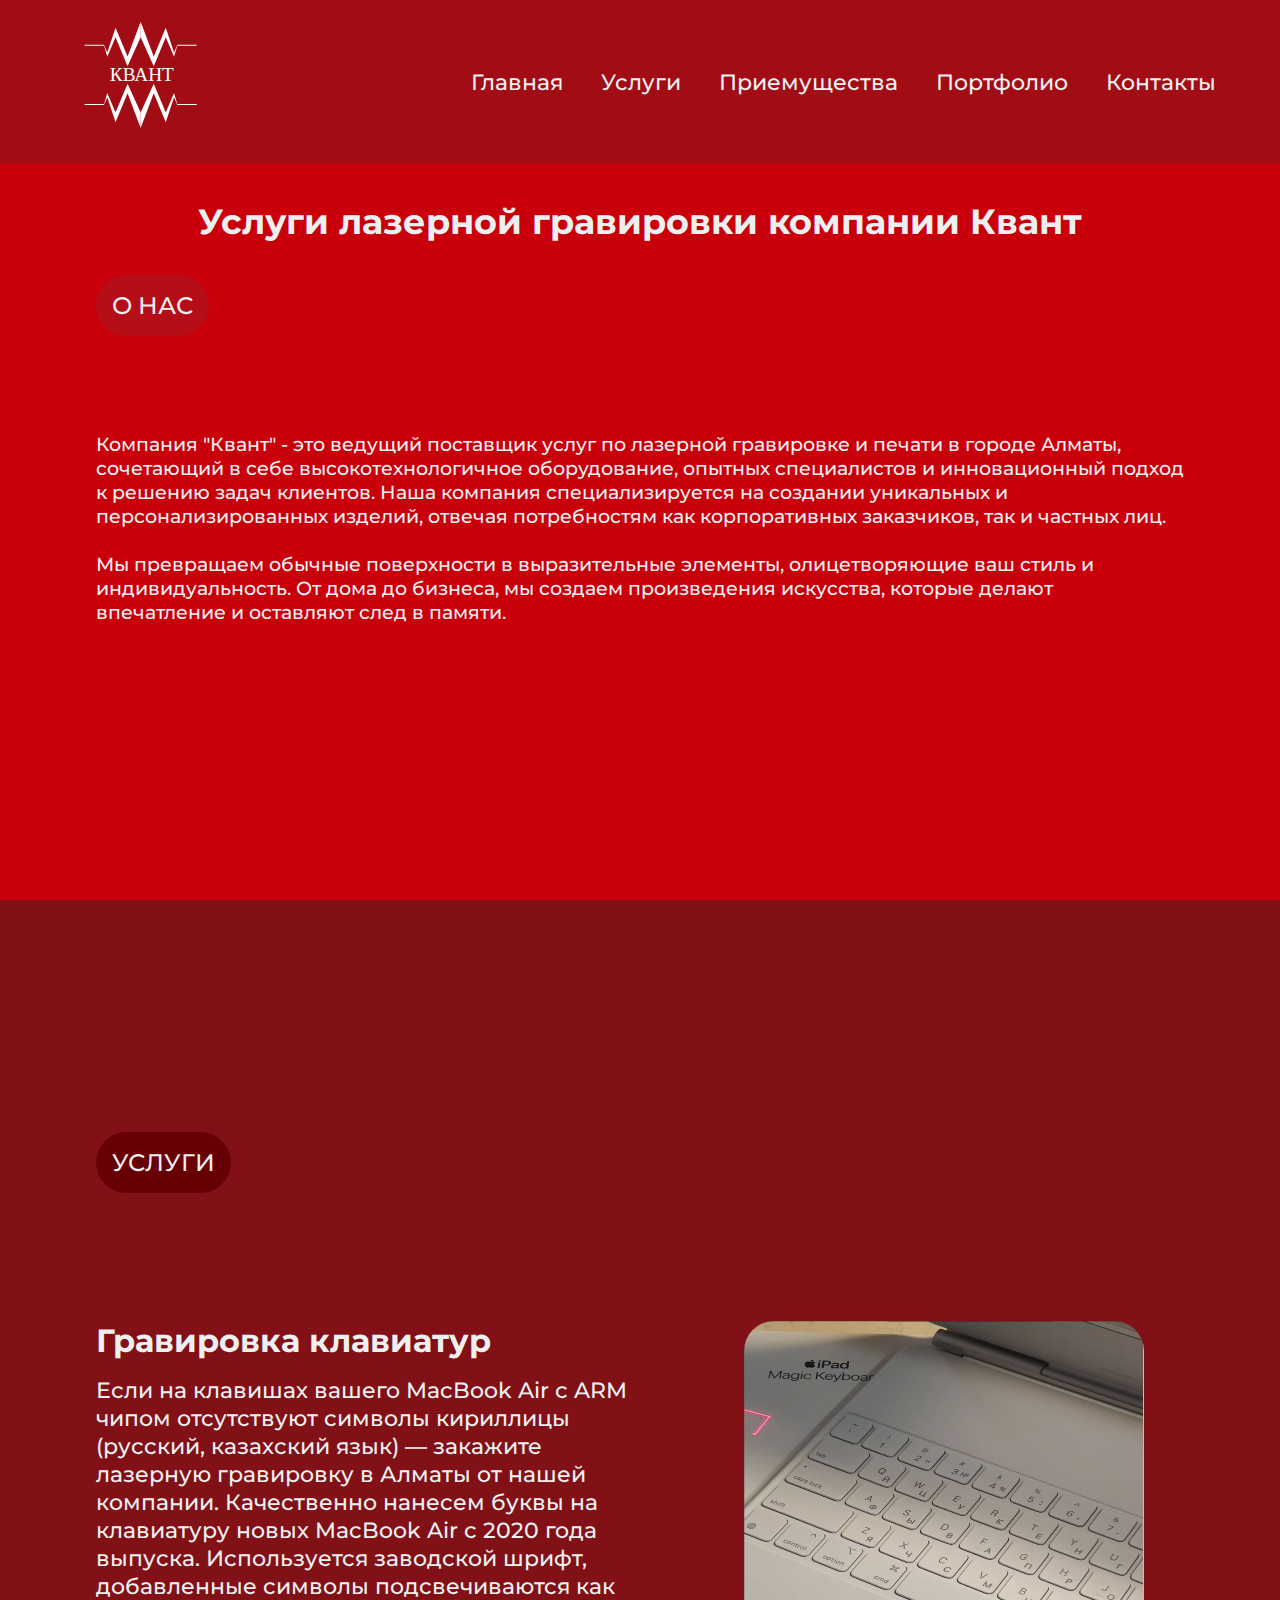
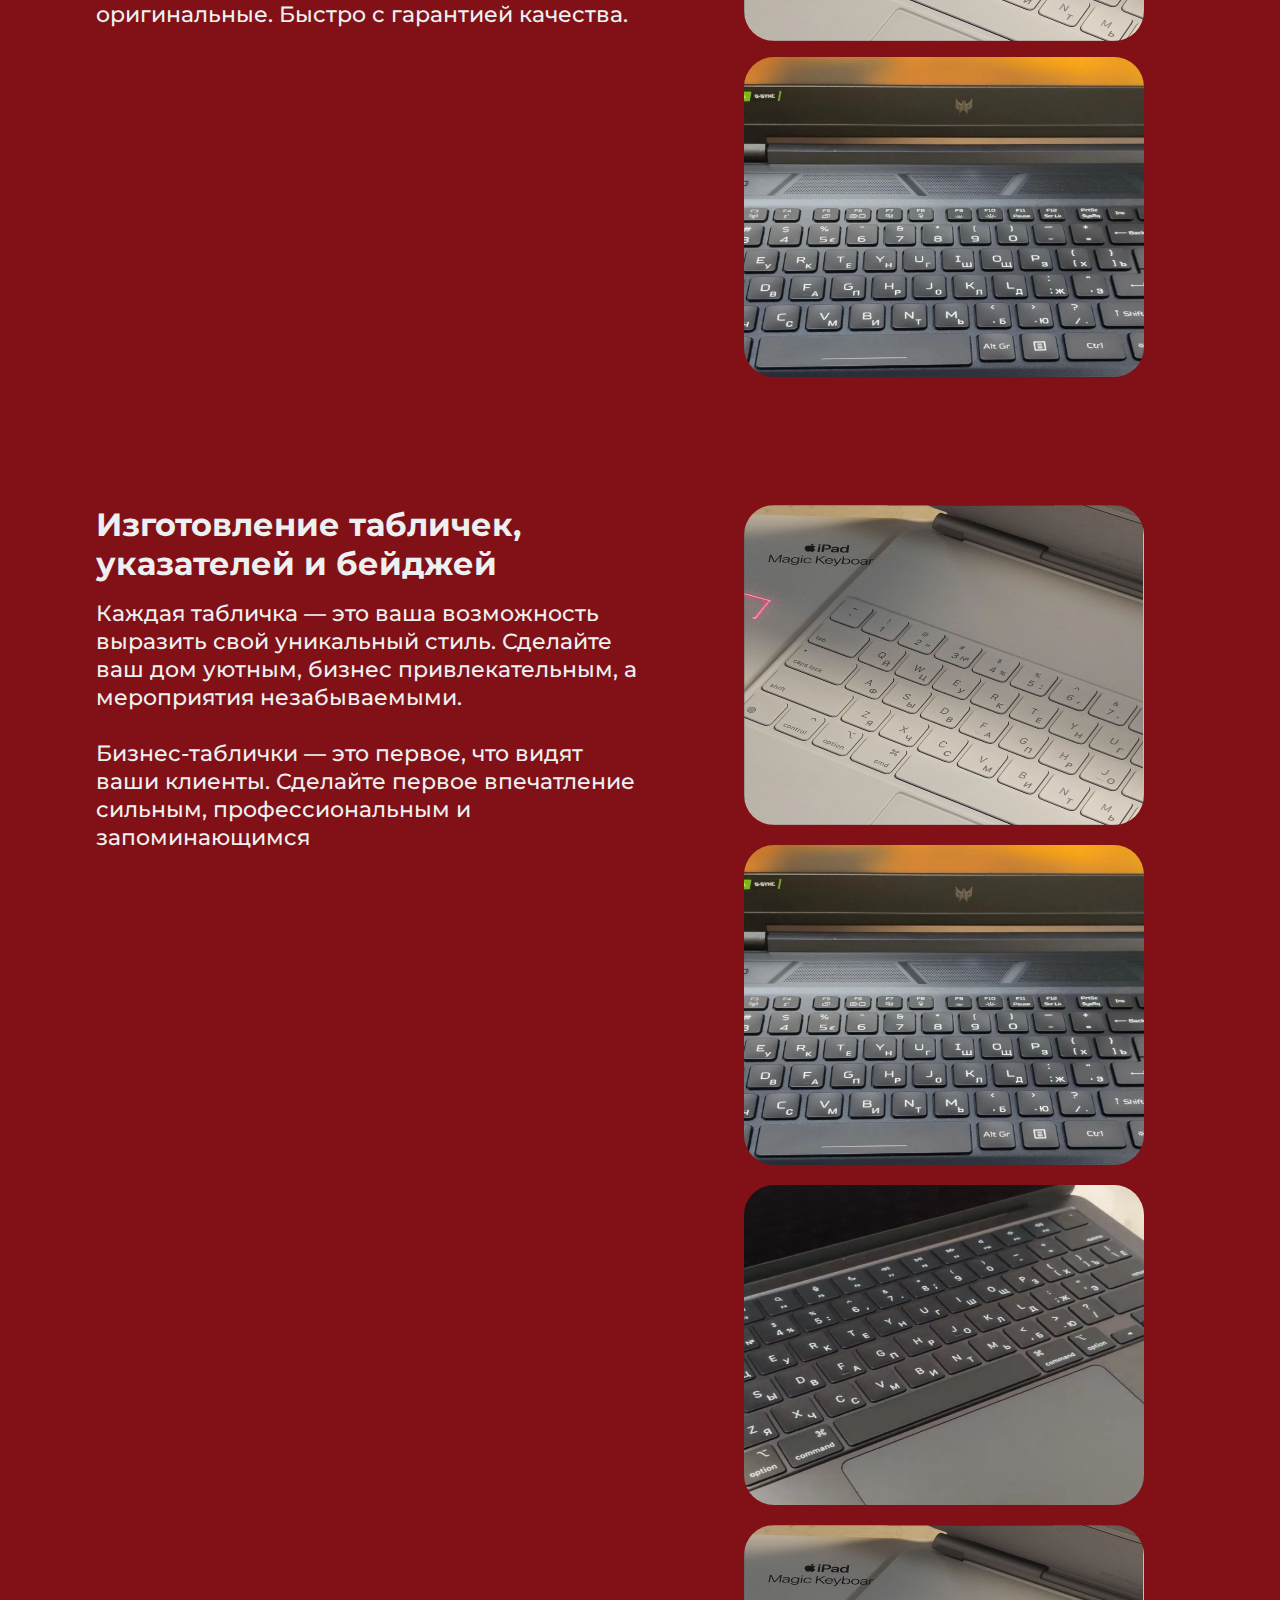
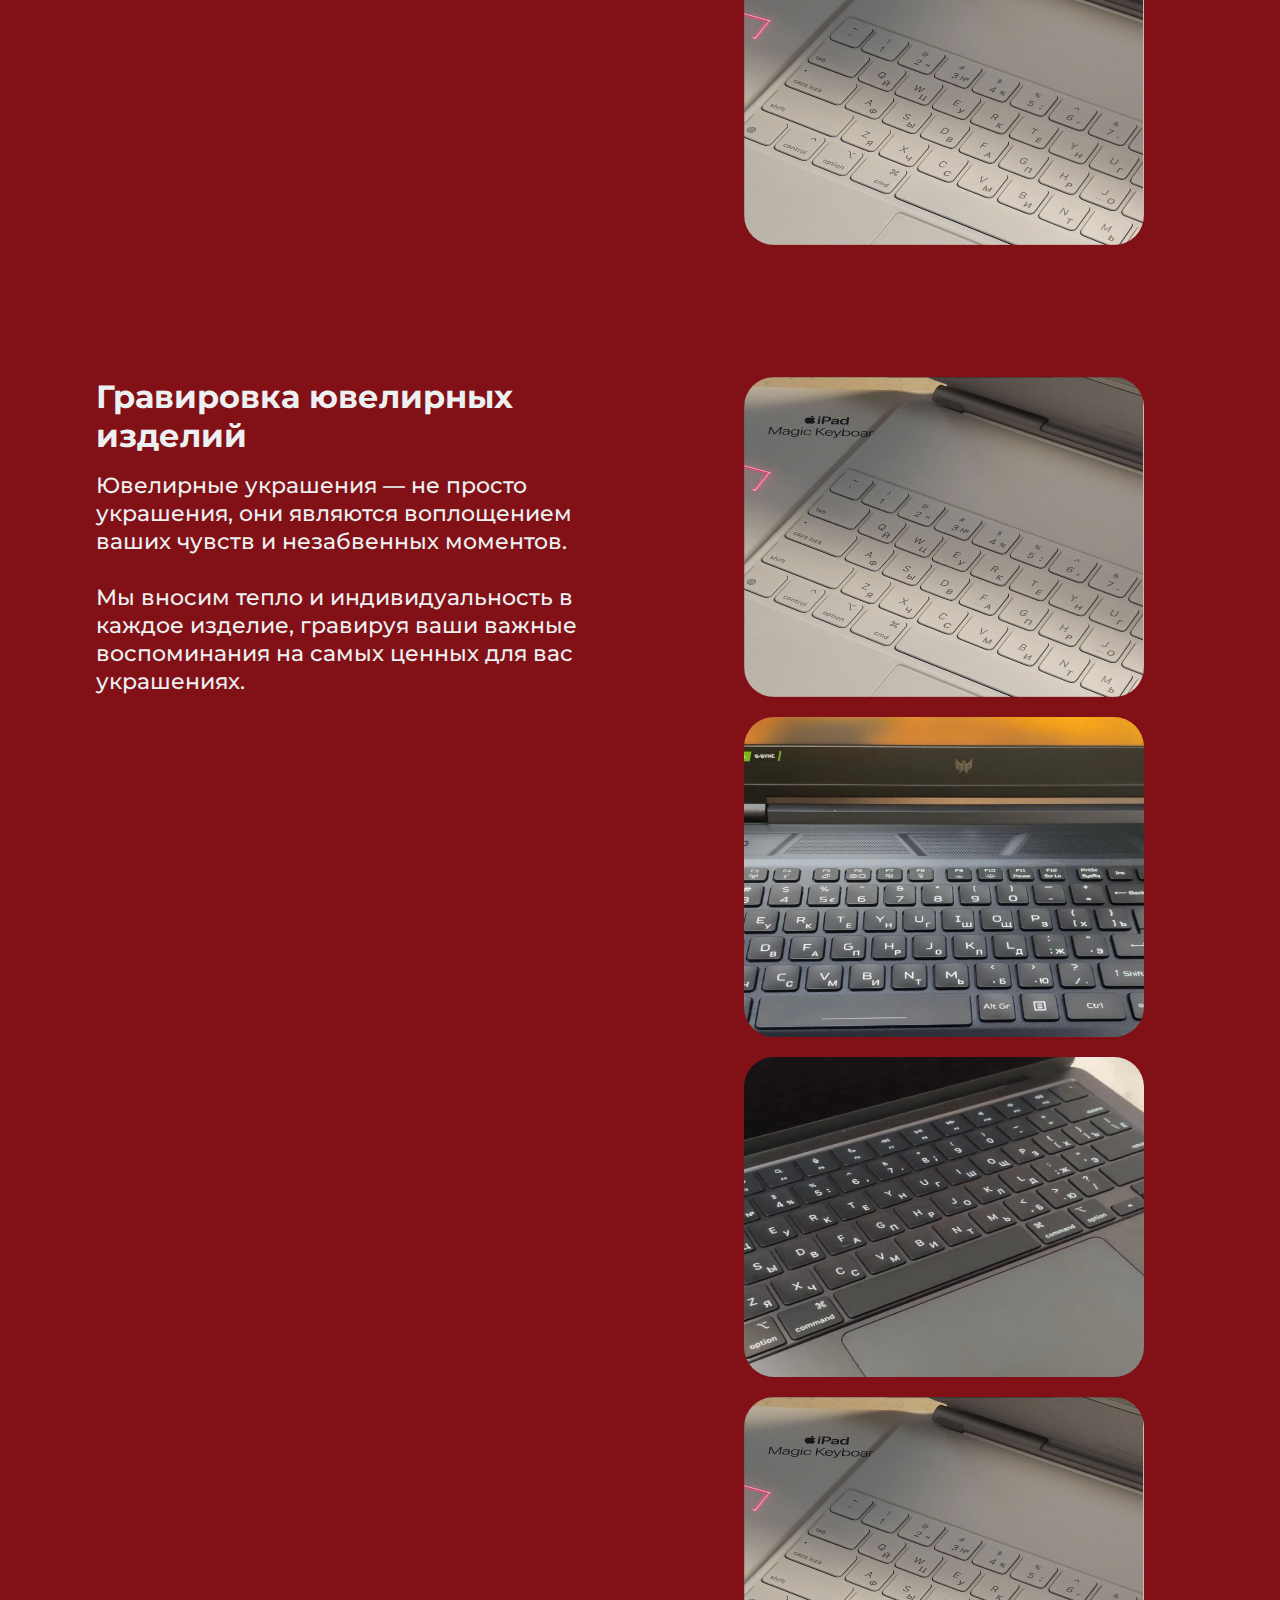
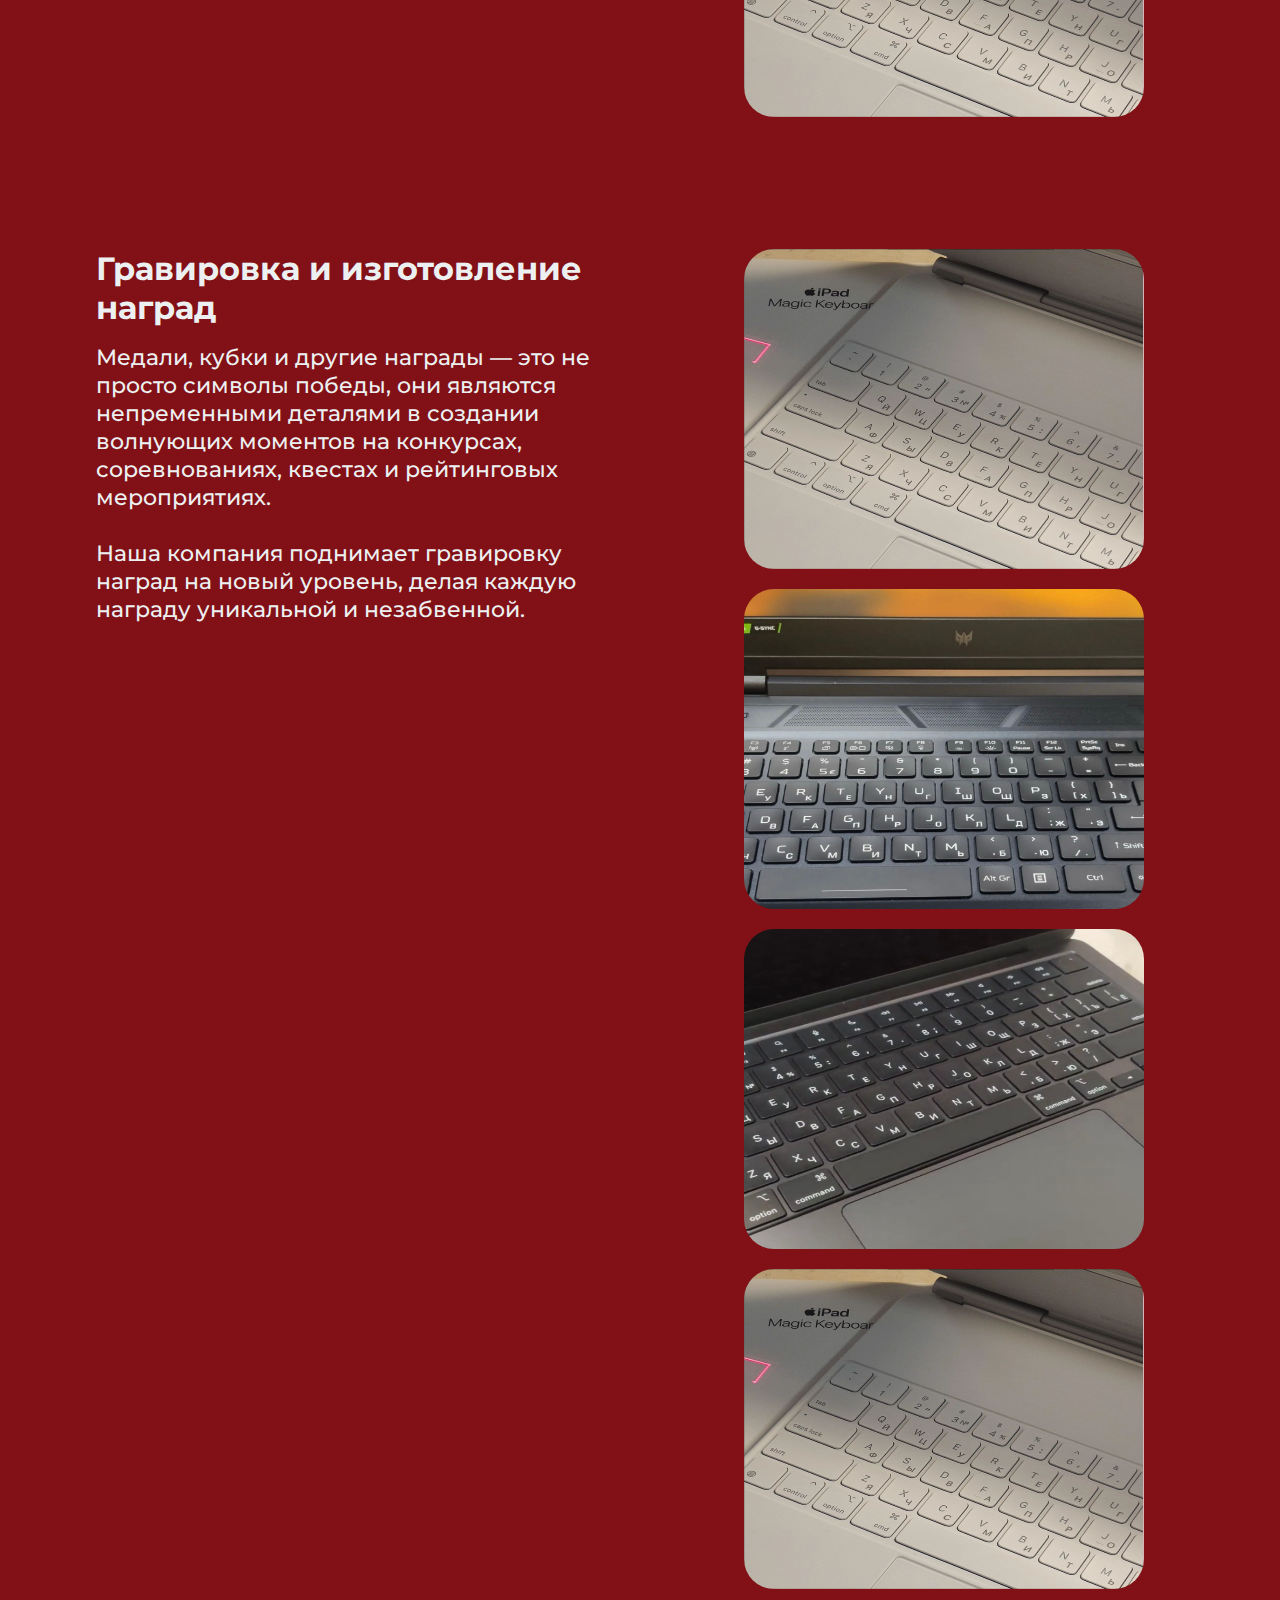
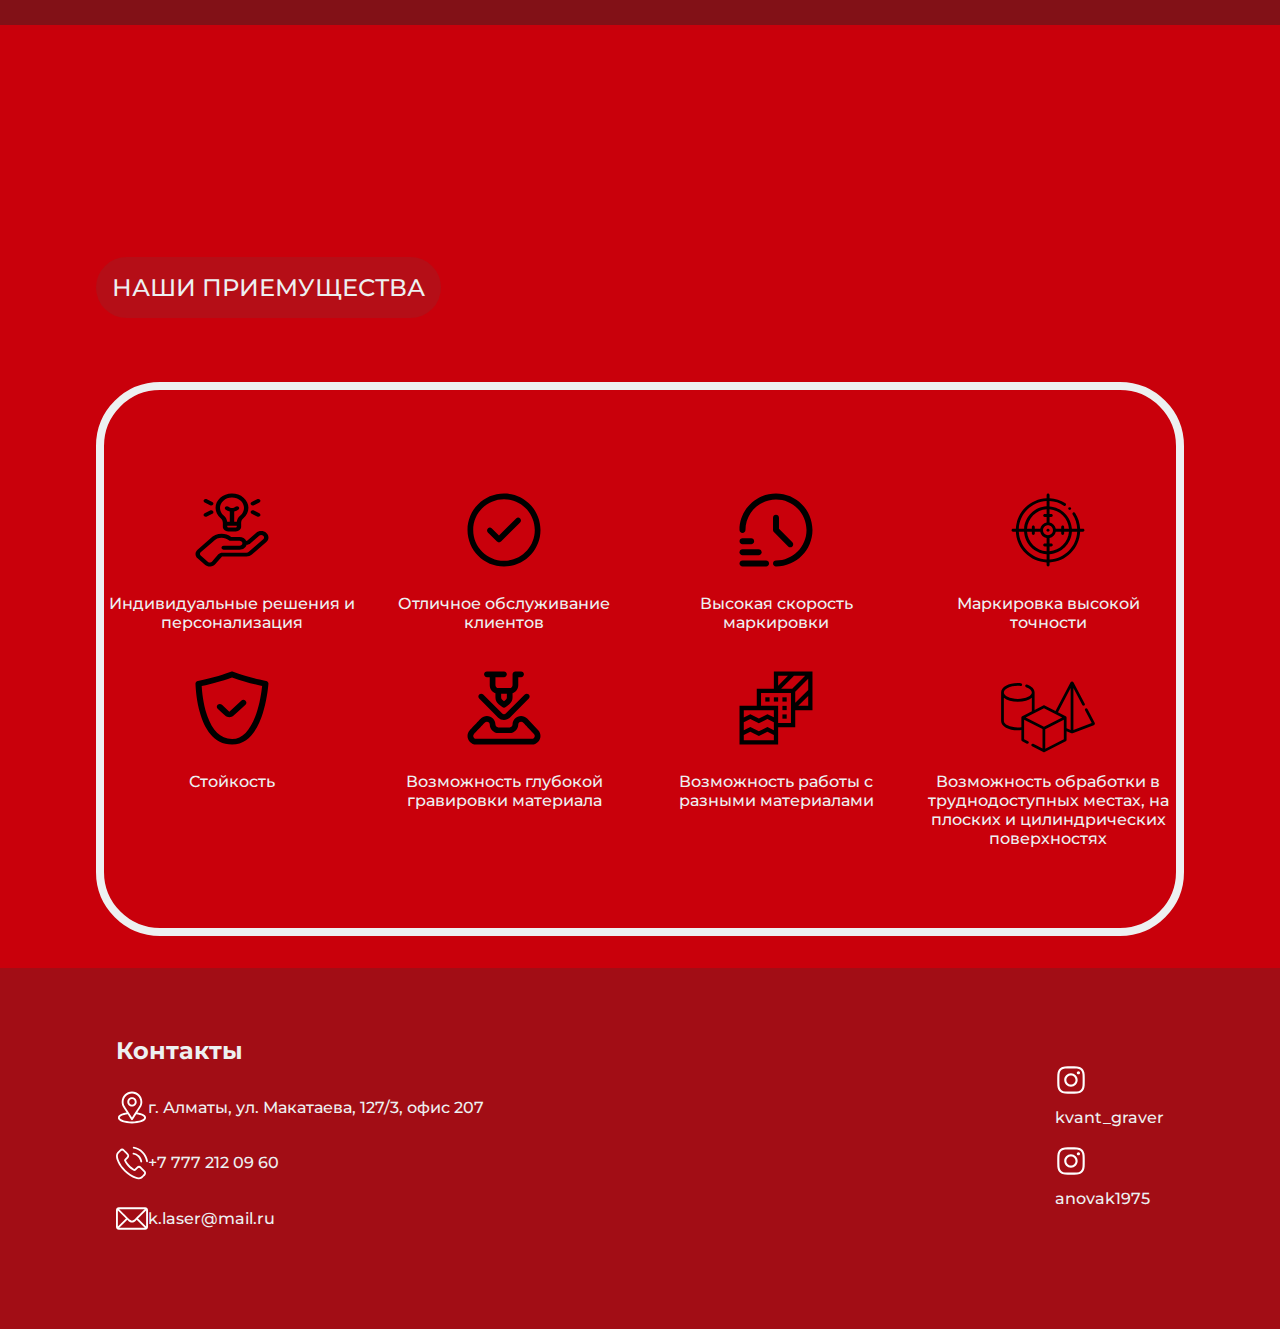
<file: index.html>
<!DOCTYPE html>
    <head>
        <meta charset="utf-8">
        <meta http-equiv="X-UA-Compatible" content="IE=edge">
        <title>Laser engraving</title>
        <meta name="description" content="">
        <meta name="viewport" content="width=device-width, initial-scale=1">
        <link rel="stylesheet" href="css/style.css">
        <link href="https://fonts.googleapis.com/css?family=Montserrat:500&display=swap" rel="stylesheet">
        <link href='https://unpkg.com/boxicons@2.1.4/css/boxicons.min.css' rel='stylesheet'>
    </head>
    <body>
        <header class="header">
            <a href="#" class="logo"><img src="img/logo.svg" alt=""></a>

            <input type="checkbox" name="" id="check">
            <label for="check" class="icons">
                <i class='bx bx-menu' id="menu-icon"></i>
                <i class='bx bx-x' id="close-icon"></i>
            </label>

            <nav class="navbar">
                <a href="#main">Главная</a>
                <a href="#services">Услуги</a>
                <a href="#advantages_list">Приемущества</a>
                <a href="">Портфолио</a>
                <a href="">Контакты</a>
            </nav>
        </header>
        <main class="main">
            <div class="about" id="main">
                <h1>Услуги лазерной гравировки компании Квант</h1>
                <div class="div_about">
                    <div class="name about_name">
                        <p>О НАС</p>
                    </div>
                </div>
                <div class="about_text">
                    <p>
                        Компания "Квант" - это ведущий поставщик услуг по лазерной гравировке и печати в городе Алматы, сочетающий в себе высокотехнологичное оборудование, опытных специалистов и инновационный подход к решению задач клиентов.
                        Наша компания специализируется на создании уникальных и персонализированных изделий, отвечая потребностям как корпоративных заказчиков, так и частных лиц. <br><br> Мы превращаем обычные поверхности в выразительные элементы, олицетворяющие ваш стиль и индивидуальность. От дома до бизнеса, мы создаем произведения искусства, которые делают впечатление и оставляют след в памяти.
                    </p>
                </div>
            </div>
            <div class="services" id="services">
                <div class="div_name name_services">
                    <div class="name name_service">
                        <p>УСЛУГИ</p>
                    </div>
                </div>
                
                <div class="service">
                    <div class="service_text">
                        <h1>Гравировка клавиатур</h1>
                        <p>Если на клавишах вашего MacBook Air с ARM чипом отсутствуют символы кириллицы (русский, казахский язык) — закажите лазерную гравировку в Алматы от нашей компании. Качественно нанесем буквы на клавиатуру новых MacBook Air с 2020 года выпуска. Используется заводской шрифт, добавленные символы подсвечиваются как оригинальные. Быстро с гарантией качества.</p>
                    </div>
                    <div class="service_images">
                        <img src="img/keyboard_1.png" alt="">
                        <img src="img/keyboard_2.jpg" alt="">
                    </div>
                </div>
            
                <div class="service">
                    <div class="service_text">
                        <h1>Изготовление табличек, указателей и бейджей</h1>
                        <p>Каждая табличка — это ваша возможность выразить свой уникальный стиль. Сделайте ваш дом уютным, бизнес привлекательным, а мероприятия незабываемыми. <br> <br> Бизнес-таблички — это первое, что видят ваши клиенты. Сделайте первое впечатление сильным, профессиональным и запоминающимся</p>
                    </div>
                    <div class="service_images">
                        <div class="service_image">
                            <img src="img/keyboard_1.png" alt="">
                        </div>
                        <div class="service_image">
                            <img src="img/keyboard_2.jpg" alt="">
                        </div>
                        <div class="service_image">
                            <img src="img/keyboard_3.jpg" alt="">
                        </div>
                        <div class="service_image">
                            <img src="img/keyboard_1.png" alt="">
                        </div>
                    </div>
                </div>

                <div class="service">
                    <div class="service_text">
                        <h1>Гравировка ювелирных изделий</h1>
                        <p>Ювелирные украшения — не просто украшения, они являются воплощением ваших чувств и незабвенных моментов. <br><br>Мы вносим тепло и индивидуальность в каждое изделие, гравируя ваши важные воспоминания на самых ценных для вас украшениях.</p>
                    </div>
                    <div class="service_images">
                        <div class="service_image">
                            <img src="img/keyboard_1.png" alt="">
                        </div>
                        <div class="service_image">
                            <img src="img/keyboard_2.jpg" alt="">
                        </div>
                        <div class="service_image">
                            <img src="img/keyboard_3.jpg" alt="">
                        </div>
                        <div class="service_image">
                            <img src="img/keyboard_1.png" alt="">
                        </div>
                    </div>
                </div>

                <div class="service">
                    <div class="service_text">
                        <h1>Гравировка и изготовление наград</h1>
                        <p>Медали, кубки и другие награды — это не просто символы победы, они являются непременными деталями в создании волнующих моментов на конкурсах, соревнованиях, квестах и рейтинговых мероприятиях. <br><br>Наша компания поднимает гравировку наград на новый уровень, делая каждую награду уникальной и незабвенной.</p>
                    </div>
                    <div class="service_images">
                        <div class="service_image">
                            <img src="img/keyboard_1.png" alt="">
                        </div>
                        <div class="service_image">
                            <img src="img/keyboard_2.jpg" alt="">
                        </div>
                        <div class="service_image">
                            <img src="img/keyboard_3.jpg" alt="">
                        </div>
                        <div class="service_image">
                            <img src="img/keyboard_1.png" alt="">
                        </div>
                    </div>
                </div>
            </div>
            <div class="advantages_list" id="advantages_list">
                <div class="div_name">
                    <div class="name light_name">
                        <p>НАШИ ПРИЕМУЩЕСТВА</p>
                    </div>
                </div>

                <div class="our_advantages">
                    <div class="advantages-item">
                        <img src="img/icons/1.svg" alt="">
                        <p>Индивидуальные решения и персонализация</p>
                    </div>
                    <div class="advantages-item">
                        <img src="img/icons/2.svg" alt="">
                        <p>Отличное обслуживание клиентов</p>
                    </div>
                    <div class="advantages-item">
                        <img src="img/icons/3.svg" alt="">
                        <p>Высокая скорость маркировки</p>
                    </div>
                    <div class="advantages-item">
                        <img src="img/icons/4.svg" alt="">
                        <p>Маркировка высокой точности</p>
                    </div>
                    <div class="advantages-item">
                        <img src="img/icons/5.svg" alt="">
                        <p>Стойкость</p>
                    </div>
                    <div class="advantages-item">
                        <img src="img/icons/6.svg" alt="">
                        <p>Возможность глубокой гравировки материала</p>
                    </div>
                    <div class="advantages-item">
                        <img src="img/icons/7.svg" alt="">
                        <p>Возможность работы с разными материалами</p>
                    </div>
                    <div class="advantages-item">
                        <img src="img/icons/8.svg" alt="">
                        <p>Возможность обработки в труднодоступных местах, на плоских и цилиндрических поверхностях</p>
                    </div>
                </div>
            </div>
            
        </main>
        <footer class="footer">
            <div class="row">
                <h2 class="footer__rows__h">Контакты</h2>
                <ul class="contact__info">
                    <li>
                        <img class="contact__info_img" src="img/location.svg" alt="">
                        <p>г. Алматы, ул. Макатаева, 127/3, офис 207</p>
                    </li>
                    <li>
                        <img class="contact__info_img" src="img/phone.svg" alt="">
                        <p>+7 777 212 09 60</p>
                    </li>
                    <li>
                        <img class="contact__info_img" src="img/mail.svg" alt="">
                        <p>k.laser@mail.ru</p>
                    </li>
                </ul>
            </div>
            <div class="row">
                <ul class="contact__info contact__info2">
                    <li>
                        <a href="https://www.instagram.com/kvant_graver/" target="_blank">
                            <img class="inst_logo" src="img/inst.svg" alt="">
                            <p>kvant_graver</p>
                        </a>
                    </li>
                    <li>
                        <a href="https://www.instagram.com/anovak1975/" target="_blank">
                            <img class="inst_logo" src="img/inst.svg" alt="">
                            <p>anovak1975</p>
                        </a>
                    </li>
                </ul>
            </div>
        </footer>
    </body>

</html>
</file>
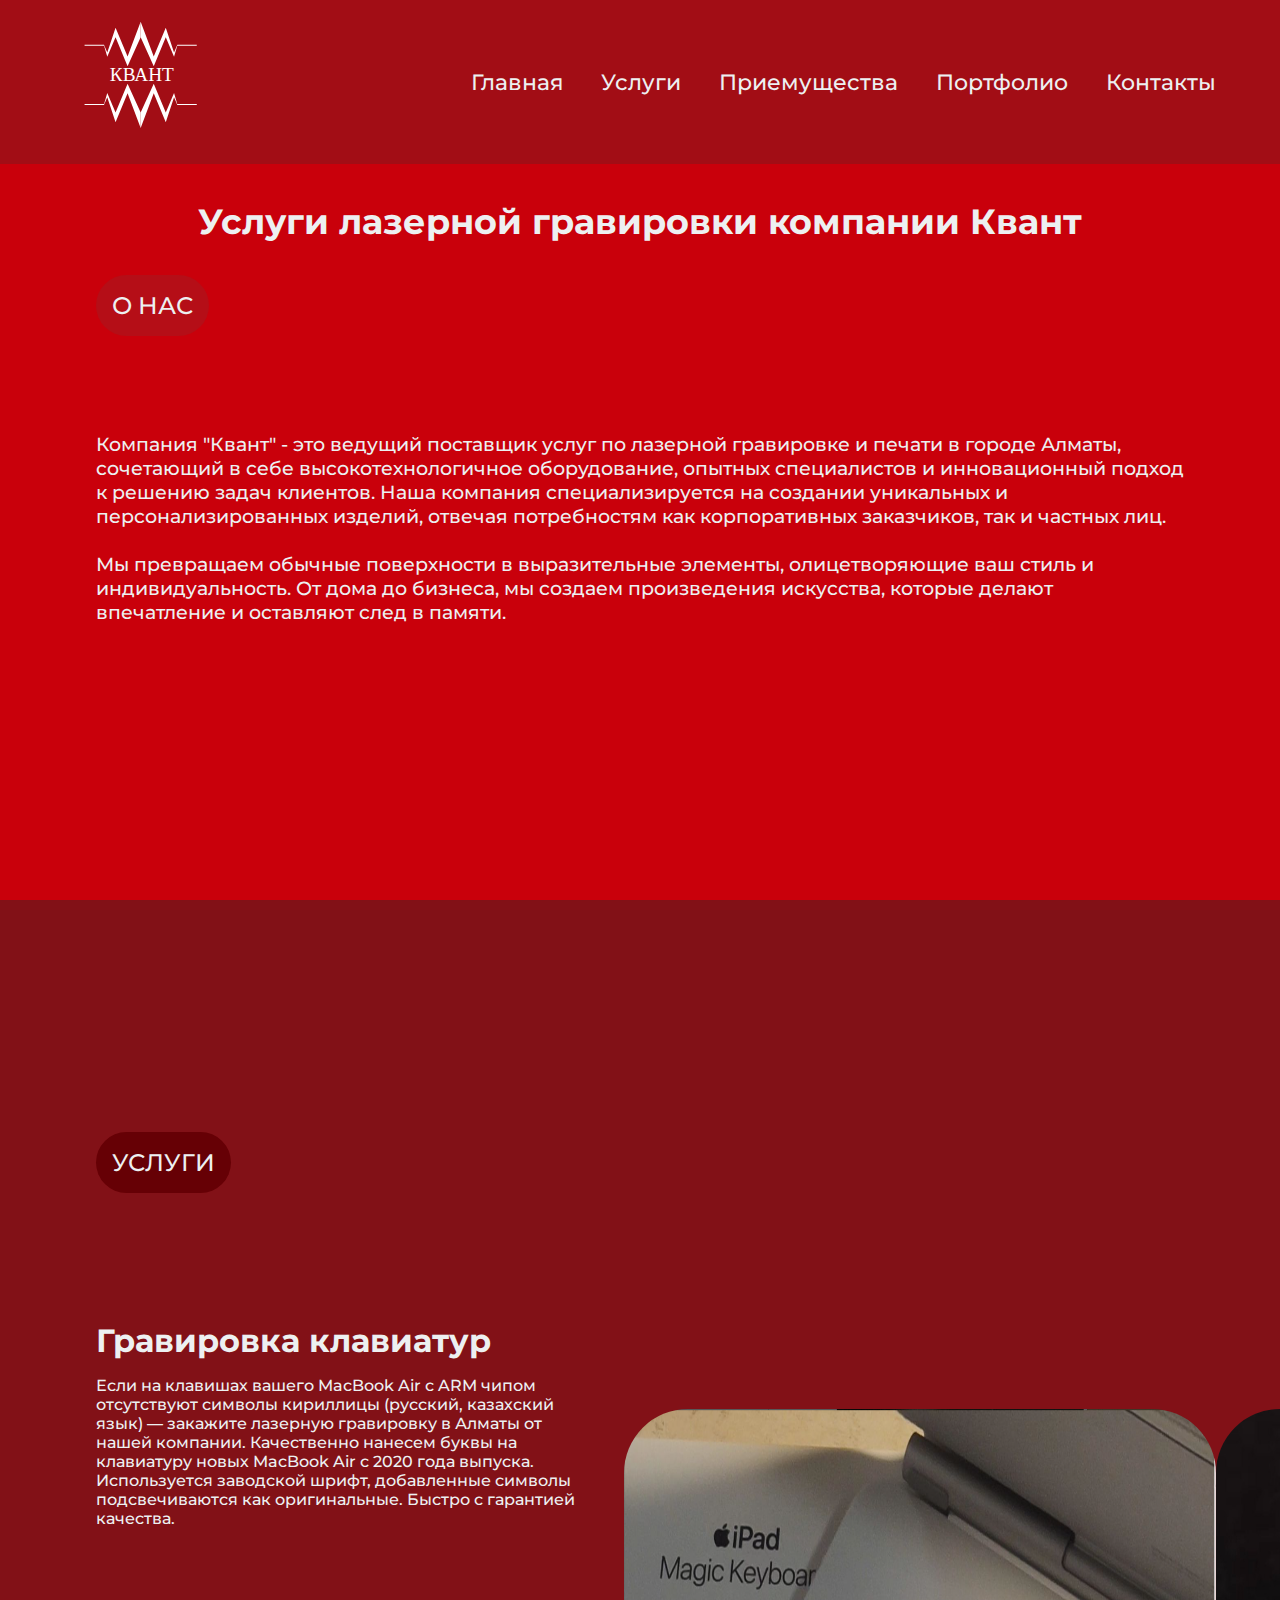
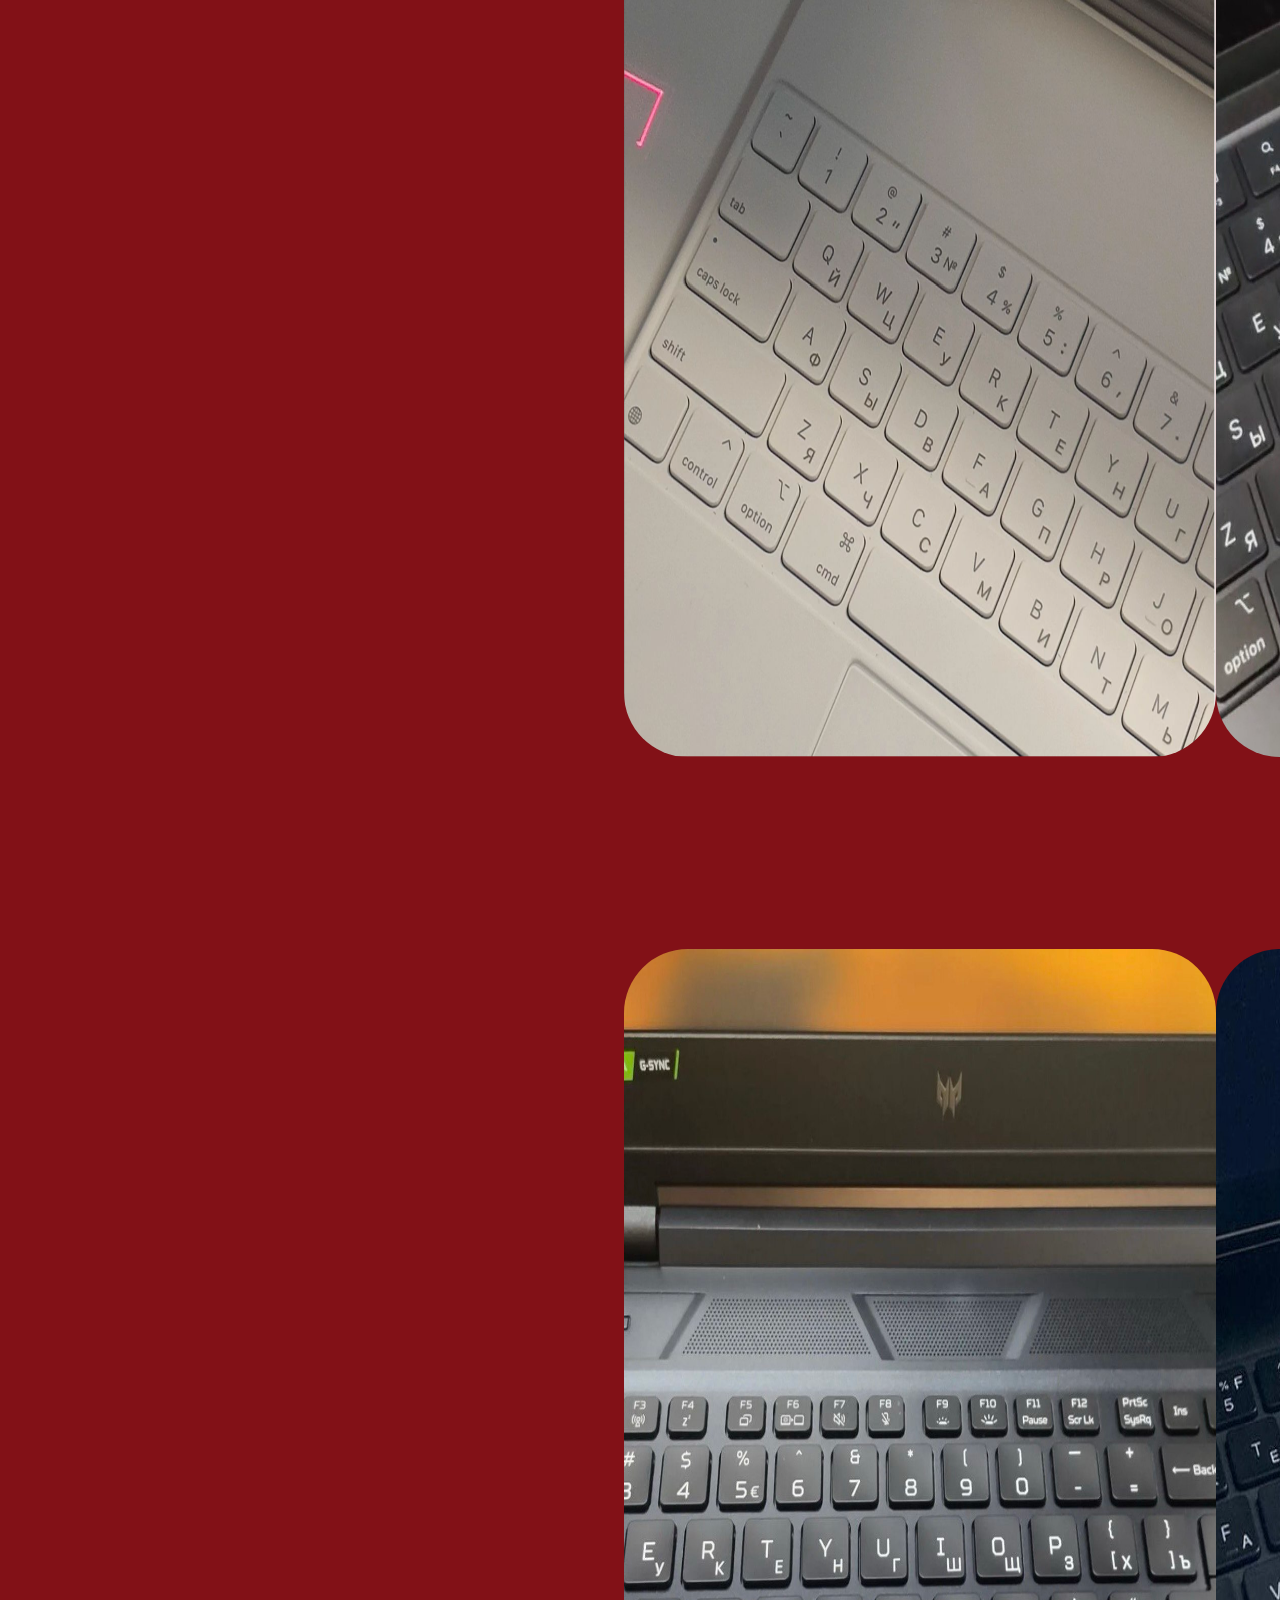
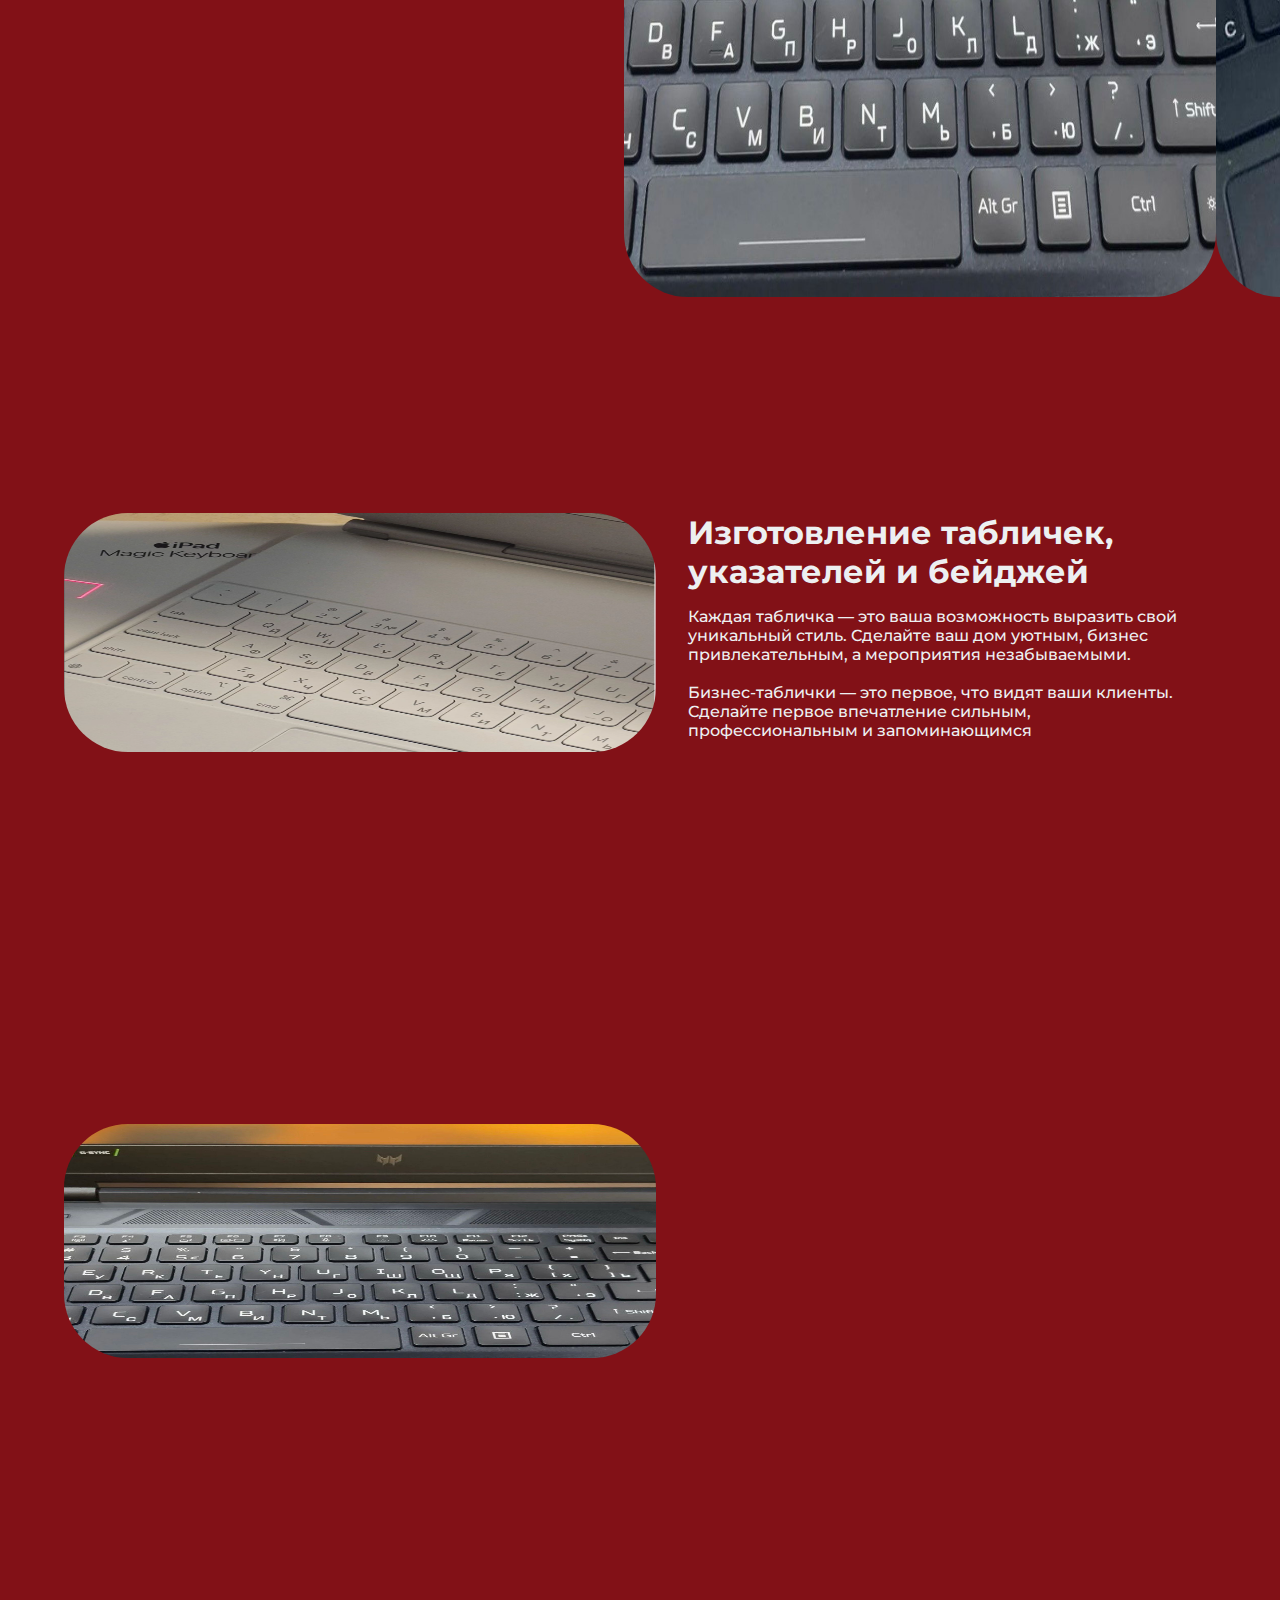
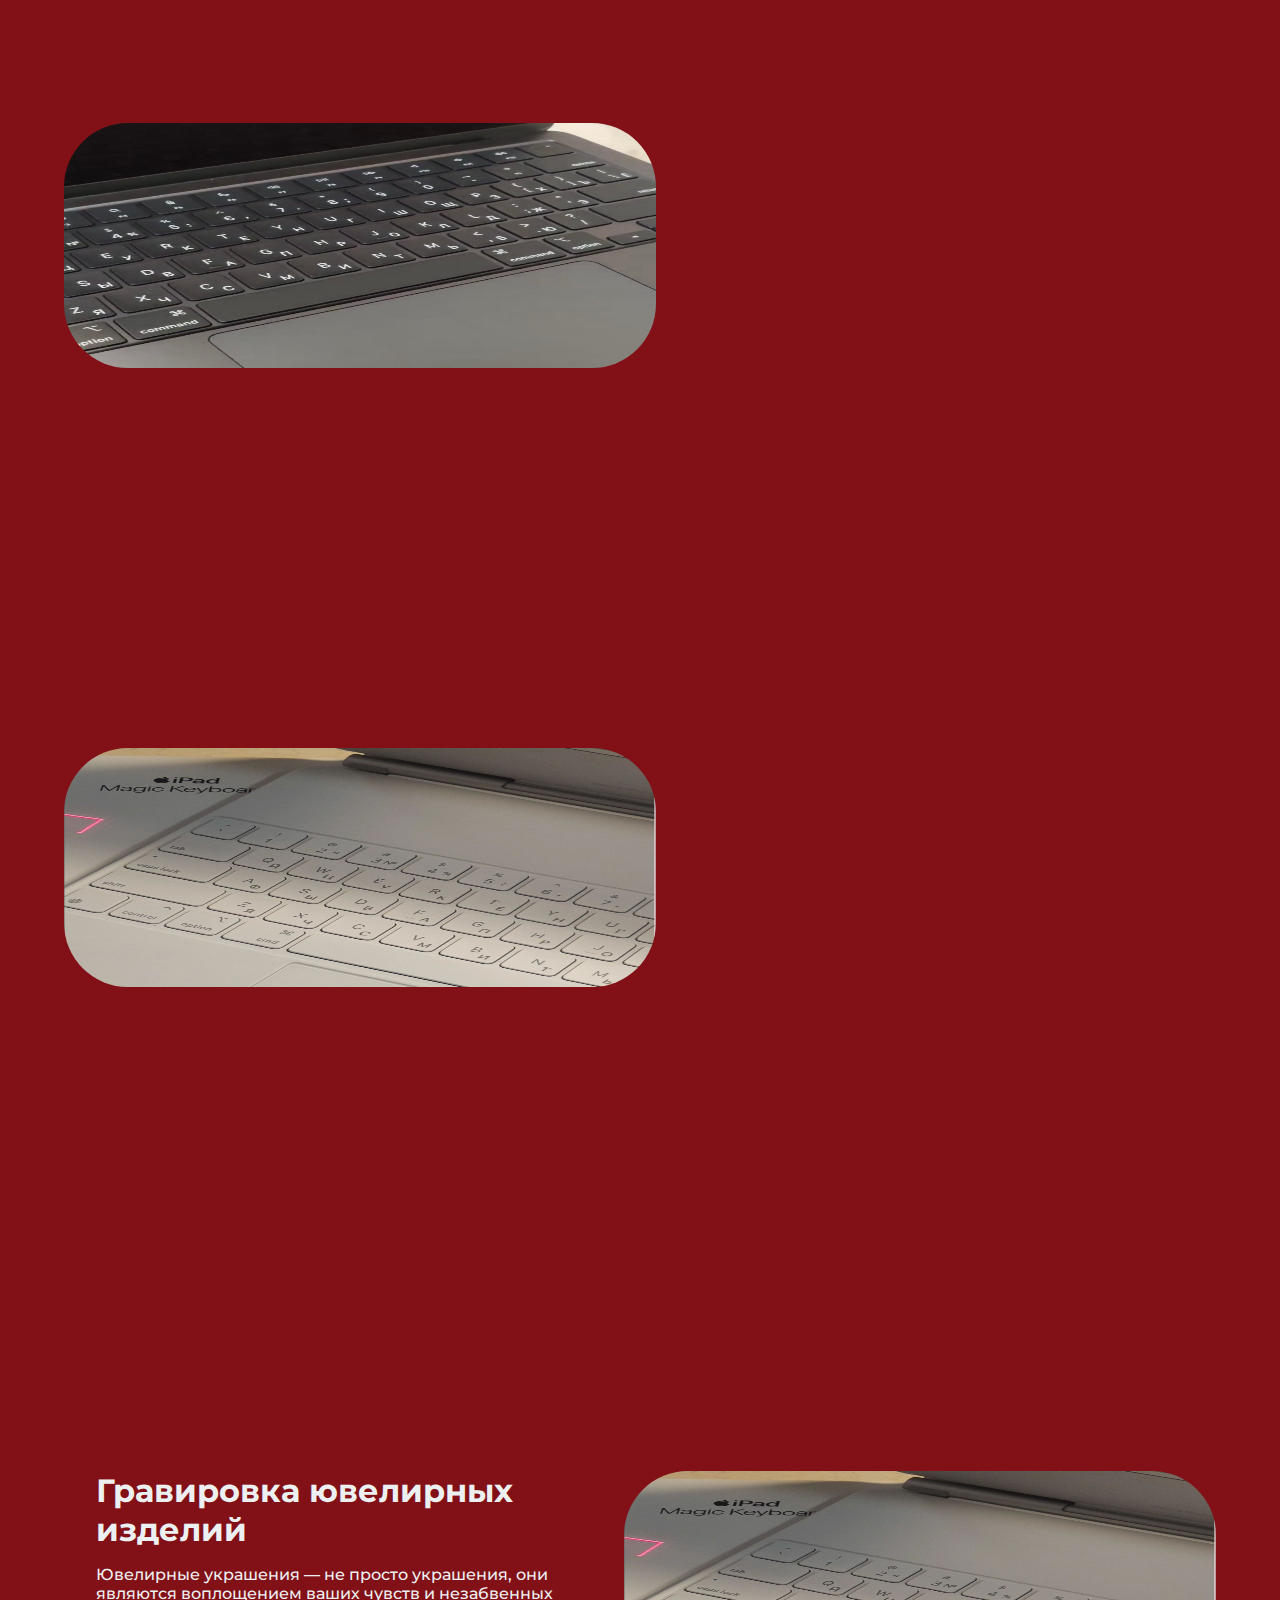
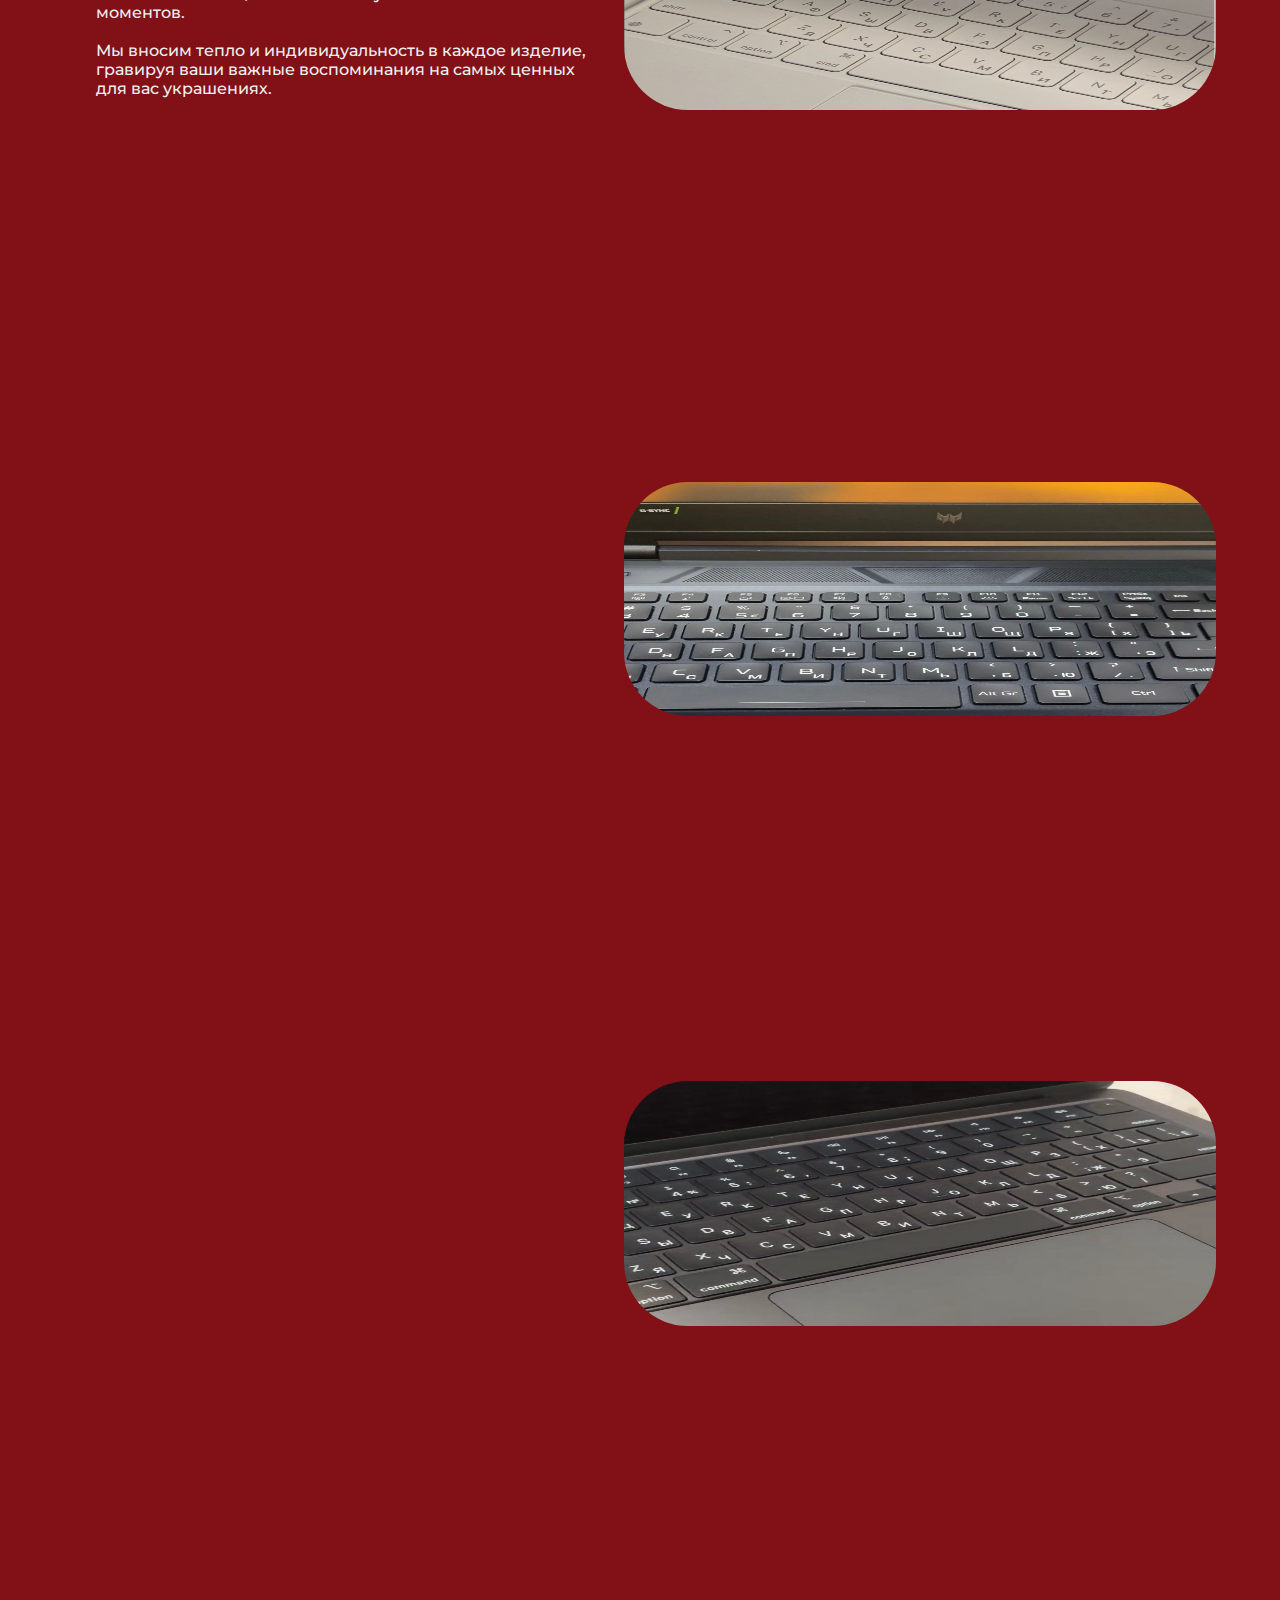
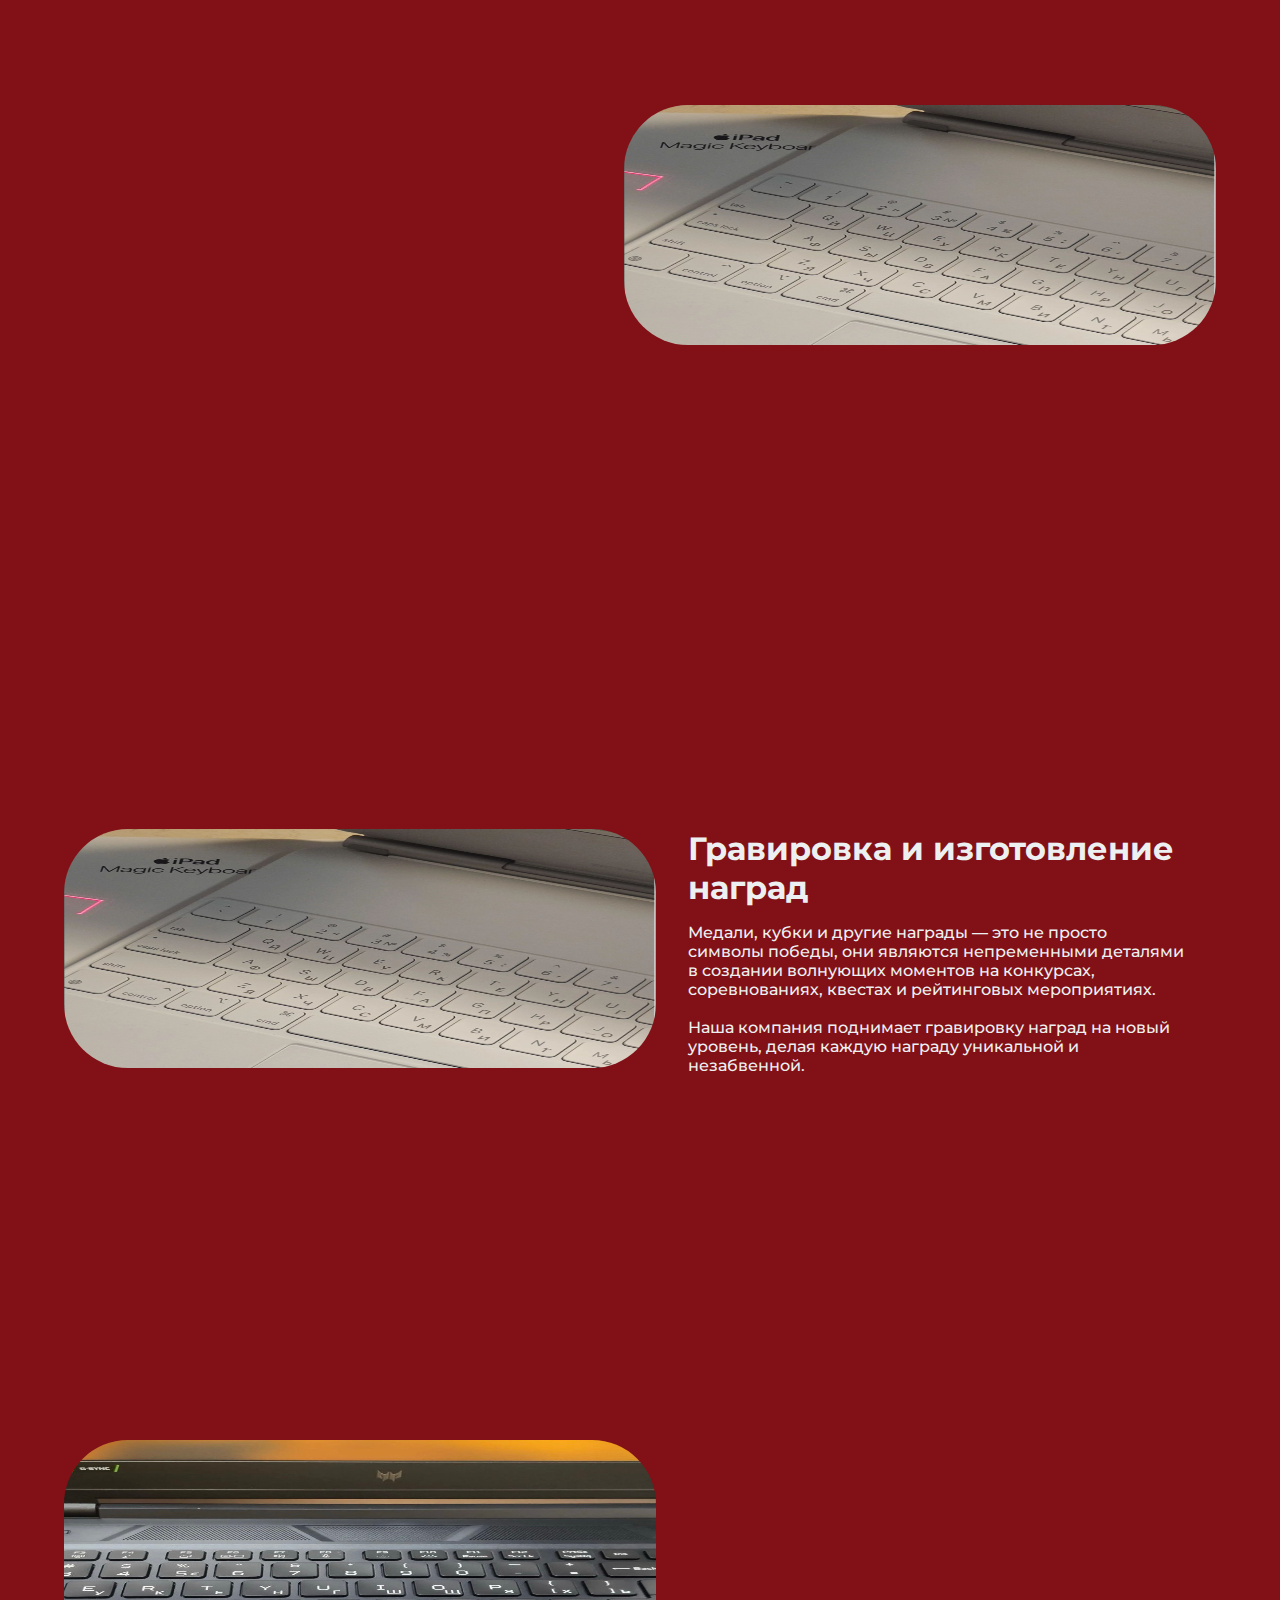
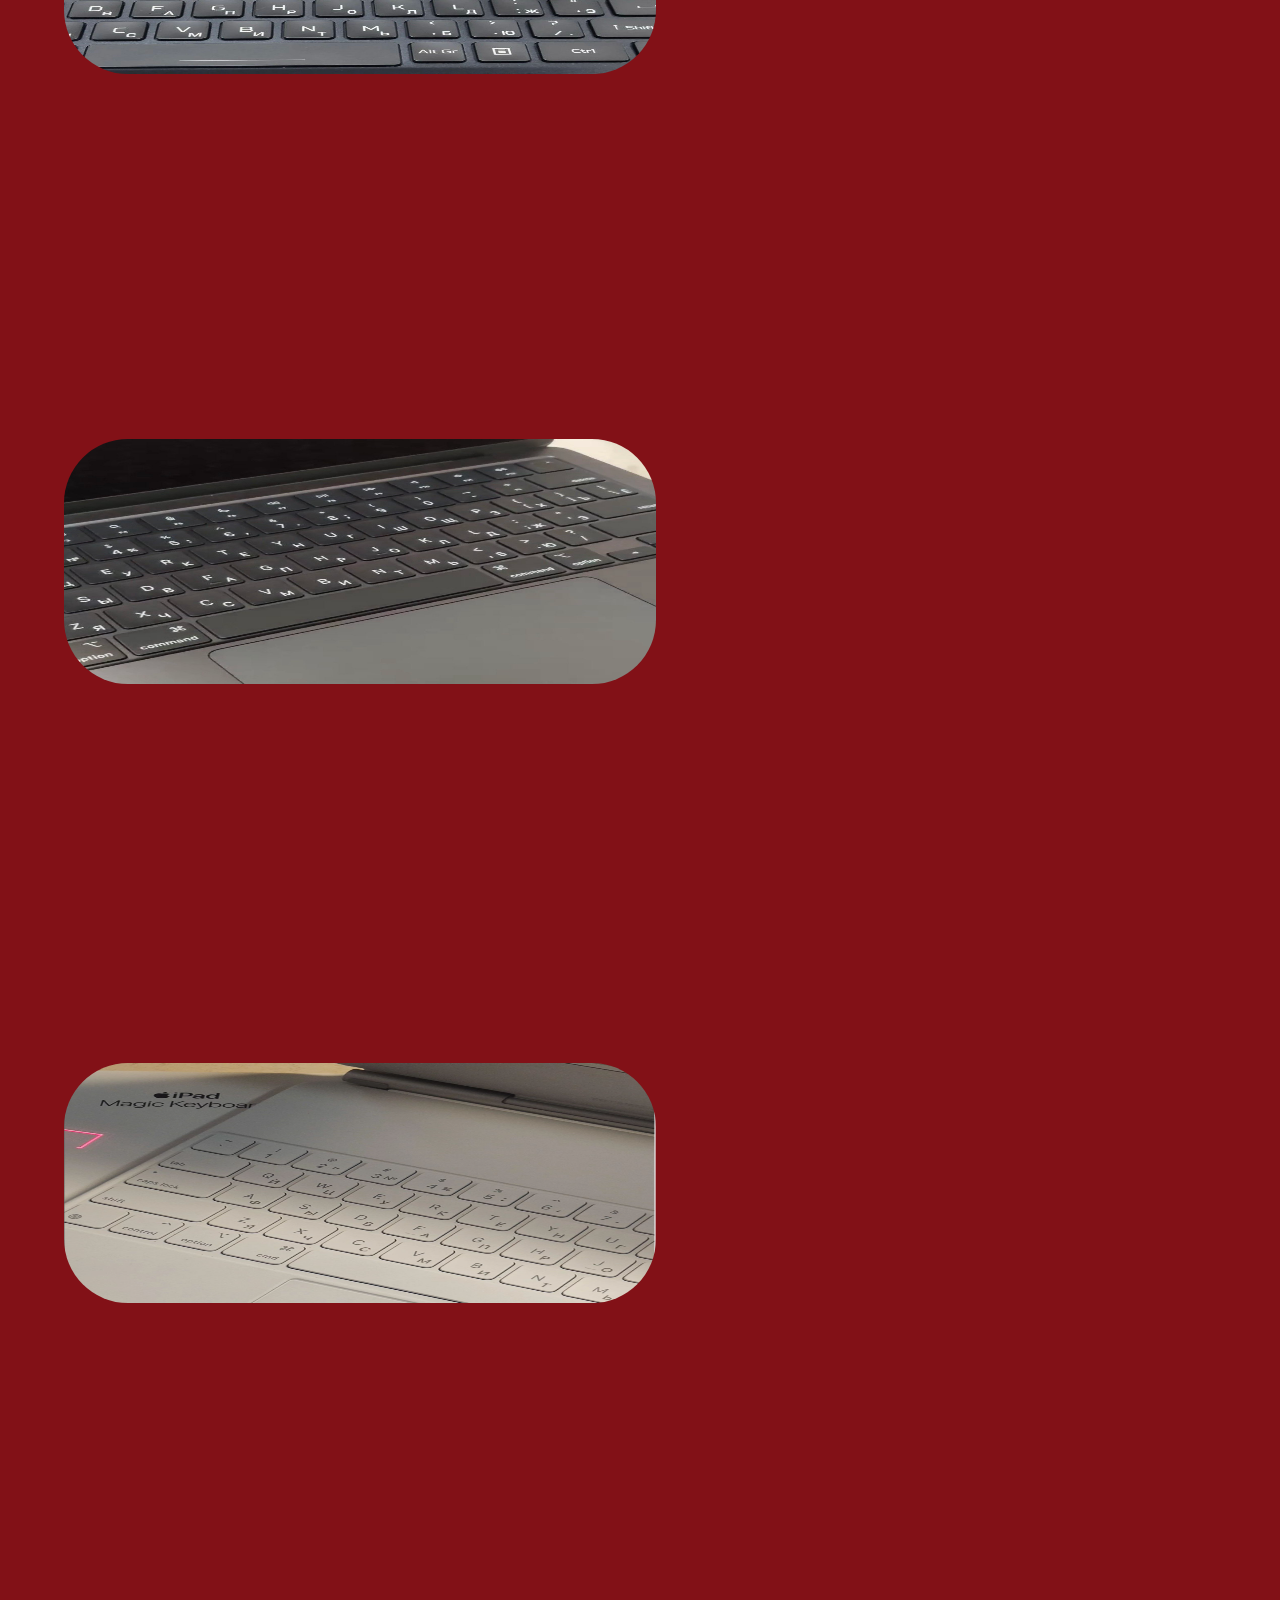
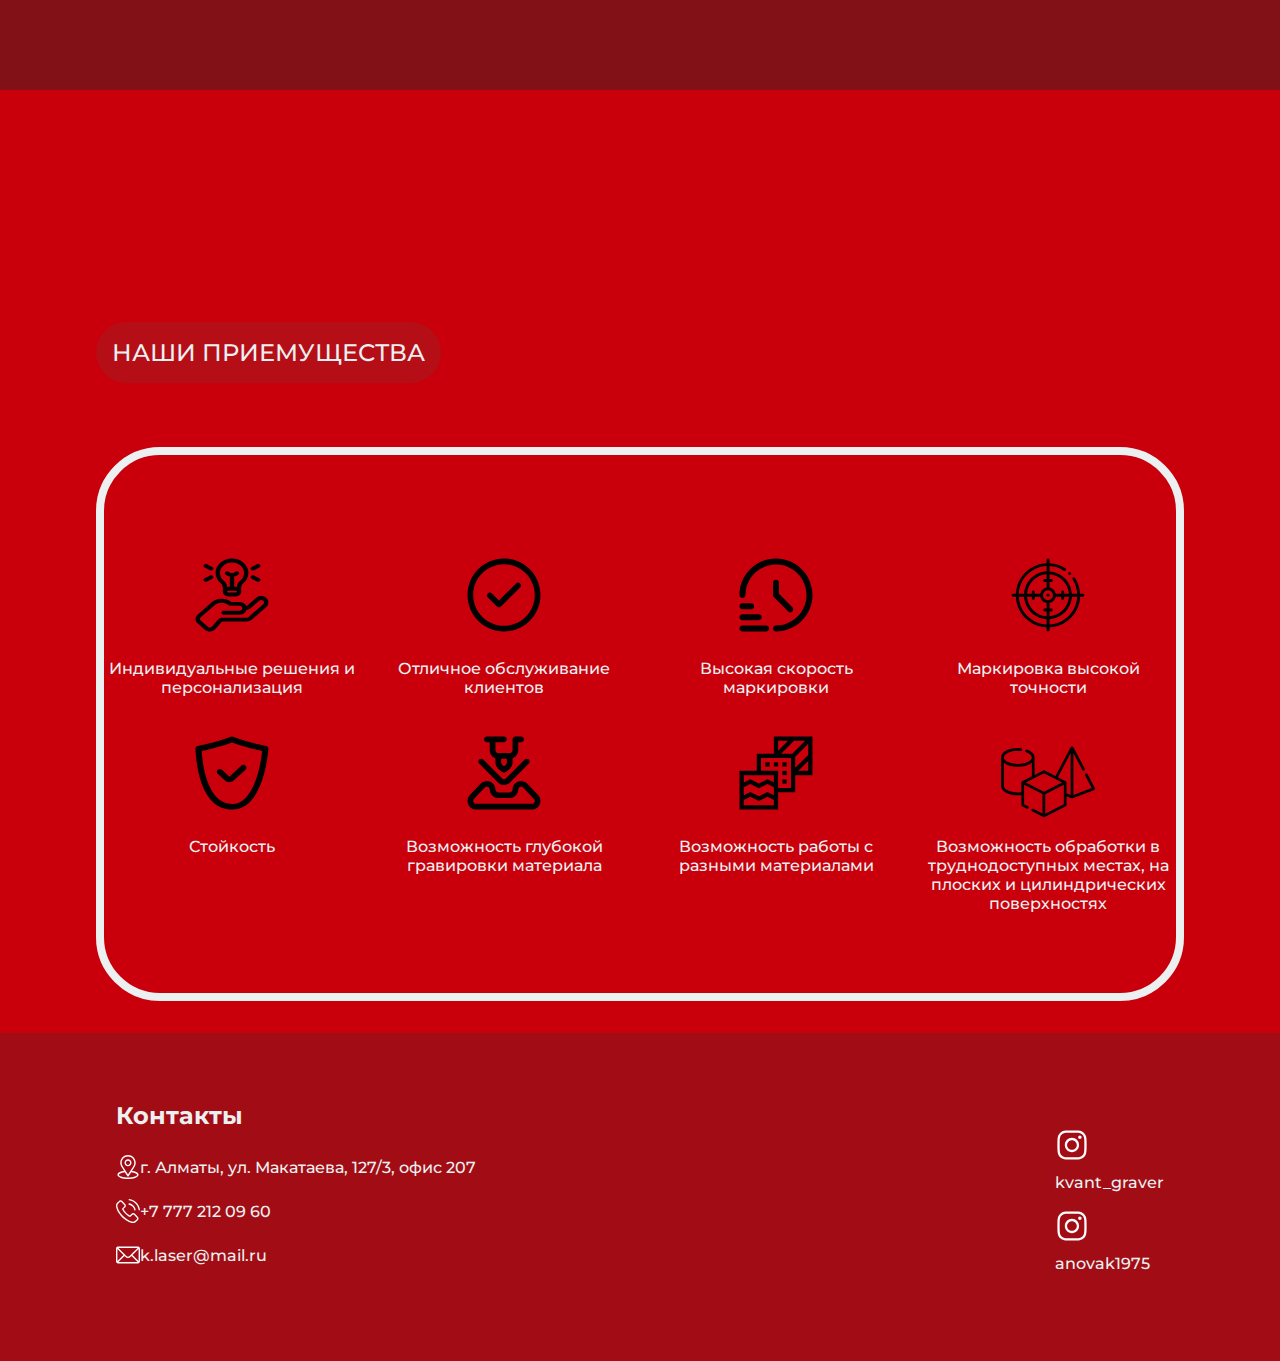
<file: test.html>
<!DOCTYPE html>
    <head>
        <meta charset="utf-8">
        <meta http-equiv="X-UA-Compatible" content="IE=edge">
        <title>Laser engraving</title>
        <meta name="description" content="">
        <meta name="viewport" content="width=device-width, initial-scale=1">
        <link rel="stylesheet" href="css/test.css">
        <link href="https://fonts.googleapis.com/css?family=Montserrat:500&display=swap" rel="stylesheet">
        <link href='https://unpkg.com/boxicons@2.1.4/css/boxicons.min.css' rel='stylesheet'>
    </head>
    <body>
        <header class="header">
            <a href="#" class="logo"><img src="img/logo.svg" alt=""></a>

            <input type="checkbox" name="" id="check">
            <label for="check" class="icons">
                <i class='bx bx-menu' id="menu-icon"></i>
                <i class='bx bx-x' id="close-icon"></i>
            </label>

            <nav class="navbar">
                <a href="#main">Главная</a>
                <a href="#services">Услуги</a>
                <a href="#advantages_list">Приемущества</a>
                <a href="">Портфолио</a>
                <a href="">Контакты</a>
            </nav>
        </header>
        <main class="main">
            <div class="about" id="main">
                <h1>Услуги лазерной гравировки компании Квант</h1>
                <div class="div_about">
                    <div class="name about_name">
                        <p>О НАС</p>
                    </div>
                </div>
                <div class="about_text">
                    <p>
                        Компания "Квант" - это ведущий поставщик услуг по лазерной гравировке и печати в городе Алматы, сочетающий в себе высокотехнологичное оборудование, опытных специалистов и инновационный подход к решению задач клиентов.
                        Наша компания специализируется на создании уникальных и персонализированных изделий, отвечая потребностям как корпоративных заказчиков, так и частных лиц. <br><br> Мы превращаем обычные поверхности в выразительные элементы, олицетворяющие ваш стиль и индивидуальность. От дома до бизнеса, мы создаем произведения искусства, которые делают впечатление и оставляют след в памяти.
                    </p>
                </div>
            </div>
            <div class="services" id="services">
                <div class="div_name name_services">
                    <div class="name name_service">
                        <p>УСЛУГИ</p>
                    </div>
                </div>
                
                <div class="service">
                    <div class="service_text">
                        <h1>Гравировка клавиатур</h1>
                        <p>Если на клавишах вашего MacBook Air с ARM чипом отсутствуют символы кириллицы (русский, казахский язык) — закажите лазерную гравировку в Алматы от нашей компании. Качественно нанесем буквы на клавиатуру новых MacBook Air с 2020 года выпуска. Используется заводской шрифт, добавленные символы подсвечиваются как оригинальные. Быстро с гарантией качества.</p>
                    </div>
                    <div class="service_images">
                        <img src="img/keyboard_1.png" alt="">

                        <img src="img/keyboard_2.jpg" alt="">

                        <img src="img/keyboard_3.jpg" alt="">

                        <img src="img/keyboard_5.png" alt="">
                    </div>
                </div>
            
                <div class="service">
                    <div class="service_text">
                        <h1>Изготовление табличек, указателей и бейджей</h1>
                        <p>Каждая табличка — это ваша возможность выразить свой уникальный стиль. Сделайте ваш дом уютным, бизнес привлекательным, а мероприятия незабываемыми. <br> <br> Бизнес-таблички — это первое, что видят ваши клиенты. Сделайте первое впечатление сильным, профессиональным и запоминающимся</p>
                    </div>
                    <div class="service_images">
                        <div class="service_image">
                            <img src="img/keyboard_1.png" alt="">
                        </div>
                        <div class="service_image">
                            <img src="img/keyboard_2.jpg" alt="">
                        </div>
                        <div class="service_image">
                            <img src="img/keyboard_3.jpg" alt="">
                        </div>
                        <div class="service_image">
                            <img src="img/keyboard_1.png" alt="">
                        </div>
                    </div>
                </div>

                <div class="service">
                    <div class="service_text">
                        <h1>Гравировка ювелирных изделий</h1>
                        <p>Ювелирные украшения — не просто украшения, они являются воплощением ваших чувств и незабвенных моментов. <br><br>Мы вносим тепло и индивидуальность в каждое изделие, гравируя ваши важные воспоминания на самых ценных для вас украшениях.</p>
                    </div>
                    <div class="service_images">
                        <div class="service_image">
                            <img src="img/keyboard_1.png" alt="">
                        </div>
                        <div class="service_image">
                            <img src="img/keyboard_2.jpg" alt="">
                        </div>
                        <div class="service_image">
                            <img src="img/keyboard_3.jpg" alt="">
                        </div>
                        <div class="service_image">
                            <img src="img/keyboard_1.png" alt="">
                        </div>
                    </div>
                </div>

                <div class="service">
                    <div class="service_text">
                        <h1>Гравировка и изготовление наград</h1>
                        <p>Медали, кубки и другие награды — это не просто символы победы, они являются непременными деталями в создании волнующих моментов на конкурсах, соревнованиях, квестах и рейтинговых мероприятиях. <br><br>Наша компания поднимает гравировку наград на новый уровень, делая каждую награду уникальной и незабвенной.</p>
                    </div>
                    <div class="service_images">
                        <div class="service_image">
                            <img src="img/keyboard_1.png" alt="">
                        </div>
                        <div class="service_image">
                            <img src="img/keyboard_2.jpg" alt="">
                        </div>
                        <div class="service_image">
                            <img src="img/keyboard_3.jpg" alt="">
                        </div>
                        <div class="service_image">
                            <img src="img/keyboard_1.png" alt="">
                        </div>
                    </div>
                </div>
            </div>
            <div class="advantages_list" id="advantages_list">
                <div class="div_name">
                    <div class="name light_name">
                        <p>НАШИ ПРИЕМУЩЕСТВА</p>
                    </div>
                </div>

                <div class="our_advantages">
                    <div class="advantages-item">
                        <img src="img/icons/1.svg" alt="">
                        <p>Индивидуальные решения и персонализация</p>
                    </div>
                    <div class="advantages-item">
                        <img src="img/icons/2.svg" alt="">
                        <p>Отличное обслуживание клиентов</p>
                    </div>
                    <div class="advantages-item">
                        <img src="img/icons/3.svg" alt="">
                        <p>Высокая скорость маркировки</p>
                    </div>
                    <div class="advantages-item">
                        <img src="img/icons/4.svg" alt="">
                        <p>Маркировка высокой точности</p>
                    </div>
                    <div class="advantages-item">
                        <img src="img/icons/5.svg" alt="">
                        <p>Стойкость</p>
                    </div>
                    <div class="advantages-item">
                        <img src="img/icons/6.svg" alt="">
                        <p>Возможность глубокой гравировки материала</p>
                    </div>
                    <div class="advantages-item">
                        <img src="img/icons/7.svg" alt="">
                        <p>Возможность работы с разными материалами</p>
                    </div>
                    <div class="advantages-item">
                        <img src="img/icons/8.svg" alt="">
                        <p>Возможность обработки в труднодоступных местах, на плоских и цилиндрических поверхностях</p>
                    </div>
                </div>
            </div>
            
        </main>
        <footer class="footer">
            <div class="row">
                <h2 class="footer__rows__h">Контакты</h2>
                <ul class="contact__info">
                    <li>
                        <img class="contact__info_img" src="img/location.svg" alt="">
                        <p>г. Алматы, ул. Макатаева, 127/3, офис 207</p>
                    </li>
                    <li>
                        <img class="contact__info_img" src="img/phone.svg" alt="">
                        <p>+7 777 212 09 60</p>
                    </li>
                    <li>
                        <img class="contact__info_img" src="img/mail.svg" alt="">
                        <p>k.laser@mail.ru</p>
                    </li>
                </ul>
            </div>
            <div class="row">
                <ul class="contact__info contact__info2">
                    <li>
                        <a href="https://www.instagram.com/kvant_graver/" target="_blank">
                            <img class="inst_logo" src="img/inst.svg" alt="">
                            <p>kvant_graver</p>
                        </a>
                    </li>
                    <li>
                        <a href="https://www.instagram.com/anovak1975/" target="_blank">
                            <img class="inst_logo" src="img/inst.svg" alt="">
                            <p>anovak1975</p>
                        </a>
                    </li>
                </ul>
            </div>
        </footer>
    </body>

</html>
</file>
<file: css/style.css>
* {
    box-sizing: border-box;
    margin: 0;
    padding: 0;
    scroll-behavior: smooth;
  }

html{
    font-size: 16px;
    background-color: #C9000B;
}

body, .navbar a, .row a{
    font-family: "Montserrat", sans-serif;
    font-weight: 500;
    color: #edf0f1;
    text-decoration: none;
}

.body{
    background-color: #C9000B;
}
/* b50e17 светлый */

/* HEADER */

.header{
    position: fixed;
    top: 0;
    left: 0;
    width: 100%;
    padding: 0 4rem;
    display: flex;
    justify-content: space-between;
    align-items: center;
    z-index: 100;
}

.header::before{
    content: '';
    position: absolute;
    width: 100%;
    height: 100%;
    background-color: #A20D15;
    top:0;
    left:0;
    z-index: -1;
}

.logo{
    width: 10rem;
}

.navbar{
    font-size: 1.4rem;
}

.navbar a{
    margin-left: 2rem;
    transition: color 0.3s ease 0s;
}

.navbar a:hover{
    color: #821117;
}

#check{
    display: none;
}

.icons{
    font-size: 3rem;
    position: absolute;
    cursor: pointer;
    display: none;
    right: 3rem;
}

/* HEADER */


/* FOOTER */
.footer{
    display: flex;
    justify-content: space-between;
    padding: 3rem 6rem;
    background-color: #A20D15;
}
.contact__info2 li a p{
    transition: color 0.3s ease 0s;
  }
  
.contact__info2 li a p:hover{
    color: #821117;
}

.contact__info img{
    width: 2rem;
}


.contact-h1{
    font-size: 70px;
}

.row{
    padding: 20px;
} 
.quick__links__list{
    columns: 2;
}
.quick__links__list, .contact__info{
    list-style-type: none;
    margin: 20px 0px;
}
.quick__links__list li{
    padding: 5px 0px;
}

.contact__info li{
    margin: 10px 0px;
    display: flex;
    align-items: center;
}  

.inst_logo{
    height: 3rem;
}

/* FOOTER */
/* TEMPORARY */
/* .services, .our_advantages{
    border: 4px solid blueviolet;
}

.service div, .our_advantages div{
    border: 4px solid black;
} */
    
/* TEMPORARY */

/* ABOUT */
.about{
    background-color: #C9000B;
    padding-top: 200px;
    padding-left: 6rem;
    padding-right: 6rem;
    font-size: 1.2rem;
    min-height: 100vh;
}

.about_name{
    background-color: #b50e17;
}

.div_about{
    padding-top: 2rem;
}

.about_text{
    padding-top: 6rem;
    padding-bottom: 6rem;
}

.about h1{
    font-size: 2.2rem;
    text-align: center;
}
/* ABOUT */
/* SERVICES */

.services{
    padding-top: 200px;
    background-color: #821117;
    width: 100%;
}
.div_name{
    padding: 2rem 6rem;
}


.name_service{
    background-color: #660005;
}

.name{
    /* border: 2px solid #edf0f1; */
    border-radius: 50px;
    padding: 1rem;
    width: fit-content;
    font-size: 1.5rem;
}

.service{
    padding: 2rem 4rem;
    background-color: #821117;
    display: flex;
    /* flex-wrap: wrap;
    justify-content: space-between;
    align-items: flex-start; */
}

.service_text{
    border-radius: 4rem;
    padding: 4rem 2rem;
    max-width: 900px;
    flex: 1;
    transition: background-color 0.3s ease 0s;
}

.service_text:hover{
    background-color: #660005;
}

.service_text p{
    margin-top:1rem;
    font-size: 1.4rem;
}

.service_images{
    display: flex;
    justify-content: space-around;
    flex: 1;
    flex-wrap: wrap;
    margin-top: 4rem;
    row-gap: 1rem;
  }

/* .service_images img{
    width: calc(50% - 1rem);
    height: calc((50% - 1rem) * 0.85);
    border-radius: 4rem;
    gap: 1rem;
} */

.service_images img{
    width: 400px;
    height: 320px;
    border-radius: 30px;
}



/* SERVICES */

/* ADVANTAGES */

.advantages_list{
    padding-top: 200px;
    background-color:#C9000B;
}

.light_name{
    background-color: #b50e17;
}
.our_advantages{
    margin: 2rem 6rem;
    display: flex;
    justify-content: space-around;
    flex-wrap: wrap;
    border: 0.5rem solid #edf0f1;
    border-radius: 4rem;
    padding: 5rem 0;
    gap: 1rem;
}

.advantages-item{
    text-align: center;
    width: 16rem;
}
.advantages-item img{
    width: 120px;
    height: 120px;
}

/* ADVANTAGES */


@media (max-width: 1100px){
    .service_images{
        justify-content: flex-start;
        padding-left: 2rem;
        gap: 1rem;
    }
    .icons{
        display: block;
        display: inline-flex;
    }

    #check:checked~.icons #menu-icon{
        display: none;
    }

    .icons #close-icon{
        display: none;
    }

    #check:checked~.icons #close-icon{
        display: block;
    }

    .navbar{
        position: absolute;
        top:100%;
        left:0;
        width: 100%;
        height: 0;
        background-color: #b90f18;
        overflow: hidden    ;
        transition: .3s ease;
    }

    #check:checked~.navbar{
        height: 17rem;
    }

    .navbar a{
        display: block;
        margin: 1.5rem 0;
        text-align: center;
    }

}

@media (max-width: 1250px){
    .service{
        flex-direction: column;
    }
}

@media (min-width: 1650px){
    .service_text{
        font-size: 1.6rem;
    }
}
</file>
<file: css/test.css>
* {
  box-sizing: border-box;
  margin: 0;
  padding: 0;
  scroll-behavior: smooth;
}

html{
  font-size: 16px;
  background-color: #C9000B;
}

body, .navbar a, .row a{
  font-family: "Montserrat", sans-serif;
  font-weight: 500;
  color: #edf0f1;
  text-decoration: none;
}

.body{
  background-color: #C9000B;
}
/* b50e17 светлый */

/* HEADER */

.header{
  position: fixed;
  top: 0;
  left: 0;
  width: 100%;
  padding: 0 4rem;
  display: flex;
  justify-content: space-between;
  align-items: center;
  z-index: 100;
}

.header::before{
  content: '';
  position: absolute;
  width: 100%;
  height: 100%;
  background-color: #A20D15;
  top:0;
  left:0;
  z-index: -1;
}

.logo{
  width: 10rem;
}

.navbar{
  font-size: 1.4rem;
}

.navbar a{
  margin-left: 2rem;
  transition: color 0.3s ease 0s;
}

.navbar a:hover{
  color: #821117;
}

#check{
  display: none;
}

.icons{
  font-size: 3rem;
  position: absolute;
  cursor: pointer;
  display: none;
  right: 3rem;
}

/* HEADER */


/* FOOTER */
.footer{
  display: flex;
  justify-content: space-between;
  padding: 3rem 6rem;
  background-color: #A20D15;
}
.contact__info2 li a p{
  transition: color 0.3s ease 0s;
}

.contact__info2 li a p:hover{
  color: #821117;
}

.contact__info_img{
  width: 1.5rem;
}

.contact-h1{
  font-size: 70px;
}

.row{
  padding: 20px;
} 
.quick__links__list{
  columns: 2;
}
.quick__links__list, .contact__info{
  list-style-type: none;
  margin: 20px 0px;
}
.quick__links__list li{
  padding: 5px 0px;
}

.contact__info li{
  margin: 10px 0px;
  display: flex;
  align-items: center;
}  

.inst_logo{
  height: 3rem;
}

/* FOOTER */
/* TEMPORARY */
/* .services, .our_advantages{
  border: 4px solid blueviolet;
}

.service div, .our_advantages div{
  border: 4px solid black;
} */
  
/* TEMPORARY */

/* ABOUT */
.about{
  background-color: #C9000B;
  padding-top: 200px;
  padding-left: 6rem;
  padding-right: 6rem;
  font-size: 1.2rem;
  min-height: 100vh;
}

.about_name{
  background-color: #b50e17;
}

.div_about{
  padding-top: 2rem;
}

.about_text{
  padding-top: 6rem;
  padding-bottom: 6rem;
}

.about h1{
  font-size: 2.2rem;
  text-align: center;
}
/* ABOUT */
/* SERVICES */

.services{
  padding-top: 200px;
  background-color: #821117;
}
.div_name{
  padding: 2rem 6rem;
}


.name_service{
  background-color: #660005;
}

.name{
  /* border: 2px solid #edf0f1; */
  border-radius: 50px;
  padding: 1rem;
  width: fit-content;
  font-size: 1.5rem;
}

.service{
  padding: 2rem 4rem;
  background-color: #821117;
  display: flex;
}

.service_text{
  border-radius: 4rem;
  padding: 4rem 2rem;
  flex: 1;
  max-width: 35rem;
  min-width: 20rem;
  transition: background-color 0.3s ease 0s;
}

.service_text:hover{
  background-color: #660005;
}

.service_text p{
  margin-top:1rem;
}

.service_images{
  display: flex;
  justify-content: space-around;
  flex: 1;
  flex-wrap: wrap;
  margin-top: 4rem;
  row-gap: 1rem;
}

/* .service_image{
  width: 16rem;
  height: 16rem;
} */

.service_images img{
  width: calc(50% - 1rem);
  height: calc((50% - 1rem) * 0.85);
  border-radius: 4rem;
}




/* SERVICES */

/* ADVANTAGES */

.advantages_list{
  padding-top: 200px;
  background-color:#C9000B;
}

.light_name{
  background-color: #b50e17;
}
.our_advantages{
  margin: 2rem 6rem;
  display: flex;
  justify-content: space-around;
  flex-wrap: wrap;
  border: 0.5rem solid #edf0f1;
  border-radius: 4rem;
  padding: 5rem 0;
  gap: 1rem;
}

.advantages-item{
  text-align: center;
  width: 16rem;
}
.advantages-item img{
  width: 120px;
  height: 120px;
}

/* ADVANTAGES */
  
@media (max-width: 860px){
  .icons{
      display: block;
      display: inline-flex;
  }

  #check:checked~.icons #menu-icon{
      display: none;
  }

  .icons #close-icon{
      display: none;
  }

  #check:checked~.icons #close-icon{
      display: block;
  }

  .navbar{
      position: absolute;
      top:100%;
      left:0;
      width: 100%;
      height: 0;
      background-color: #b90f18;
      overflow: hidden    ;
      transition: .3s ease;
  }

  #check:checked~.navbar{
      height: 17rem;
  }

  .navbar a{
      display: block;
      margin: 1.5rem 0;
      text-align: center;
  }

}

@media (max-width: 1075px){

  .service{
    flex-wrap: wrap;
  }
  .logo{
      width: 9rem;
  }
  
  .navbar{
      font-size: 1rem;
  }
  
  .navbar a{
      margin-left: 1.7rem;
  }

  .about h1{
      font-size: 1.3rem;
  }

}

@media (max-width: 1300px) {
  .service_images {
      flex-direction: column;
  }

  .service_images img {
      width: 100%;
  }
}

@media (min-width: 1175px){  
  .service:nth-child(odd) .service_text{
      order: 2;
  }

  .service:nth-child(odd) .service_images{
      order: 1;
  }
  /* .service_text{
      max-width: 25rem;
      min-width: 20rem;
  } */
}


@media (min-width: 1200px){
  /* .service_text{
      max-width: 30rem;
      min-width: 25rem;
  } */
}

@media (min-width: 1650px){

  html{
      font-size: 23px;
  }
  /* .service_text{
      max-width: 30rem;
      min-width: 25rem;
  } */
  .advantages-item{
      width: 20rem;
  }

}
</file>
